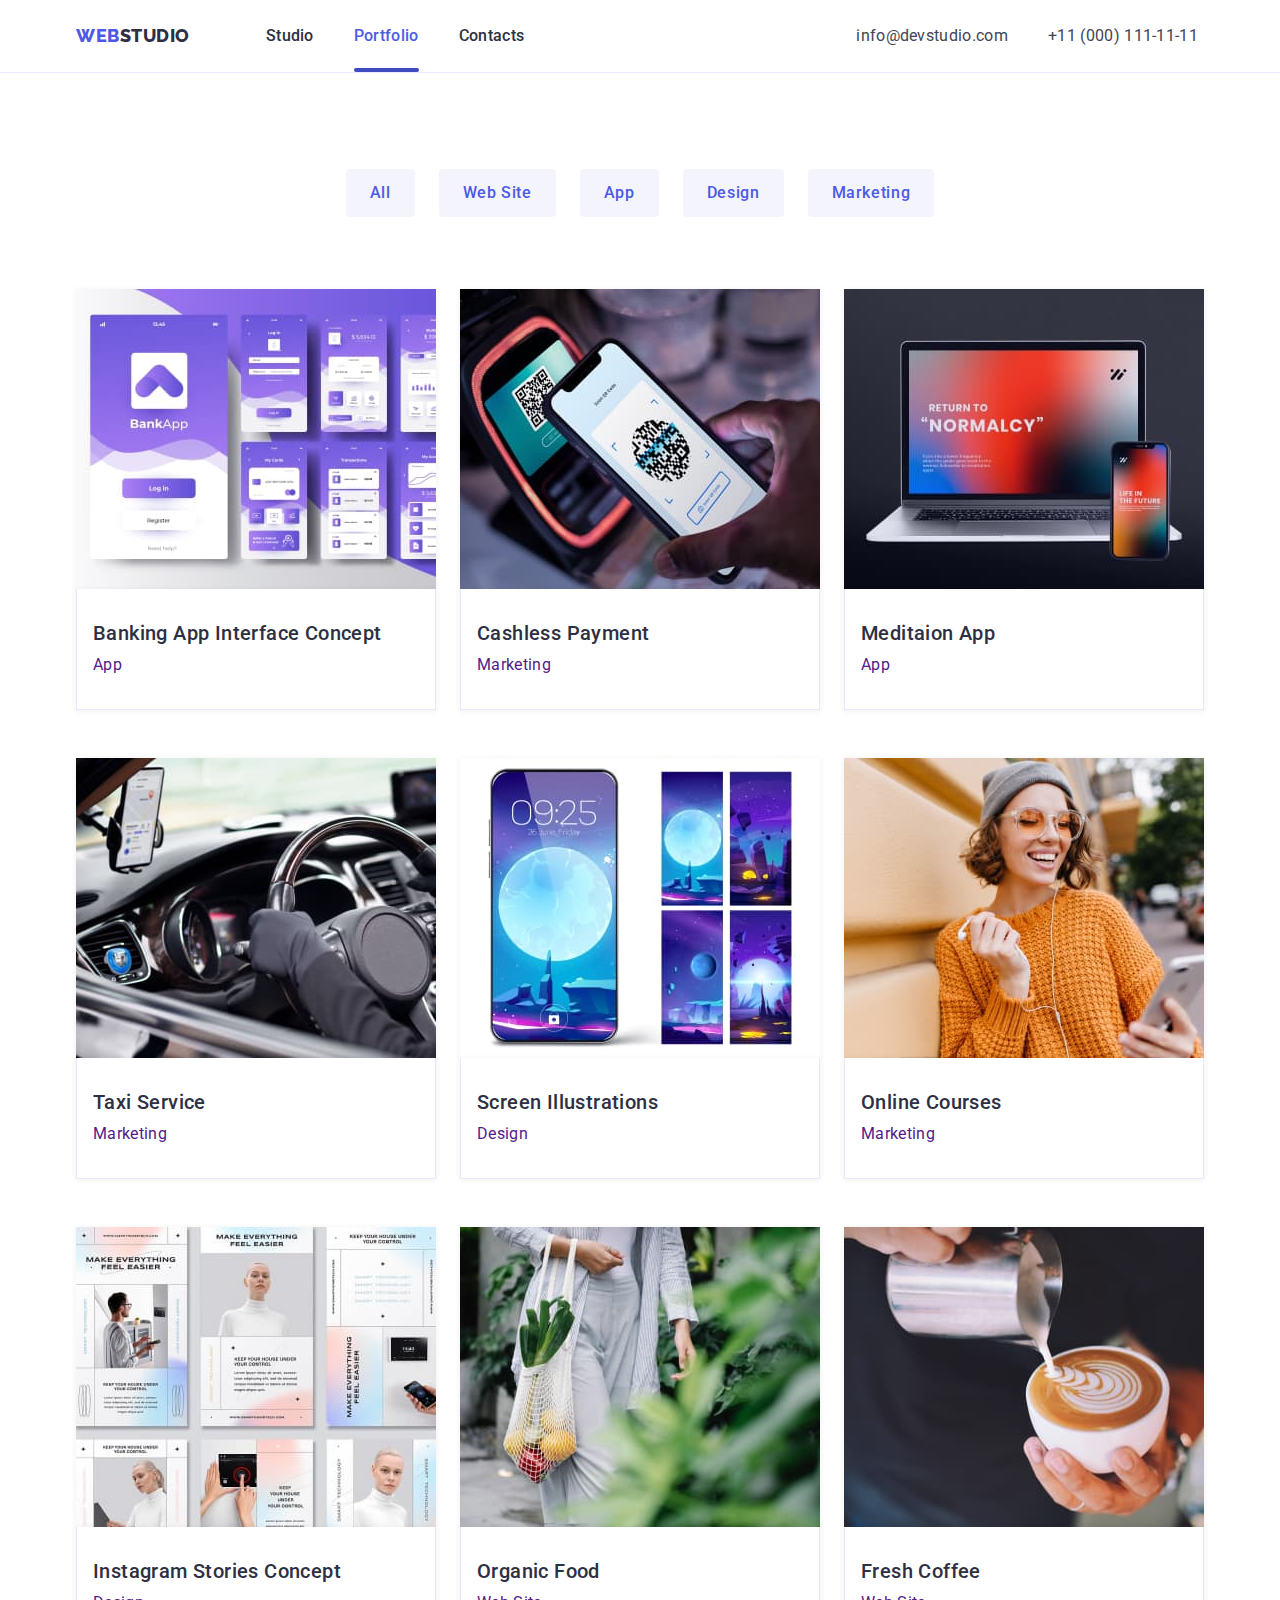
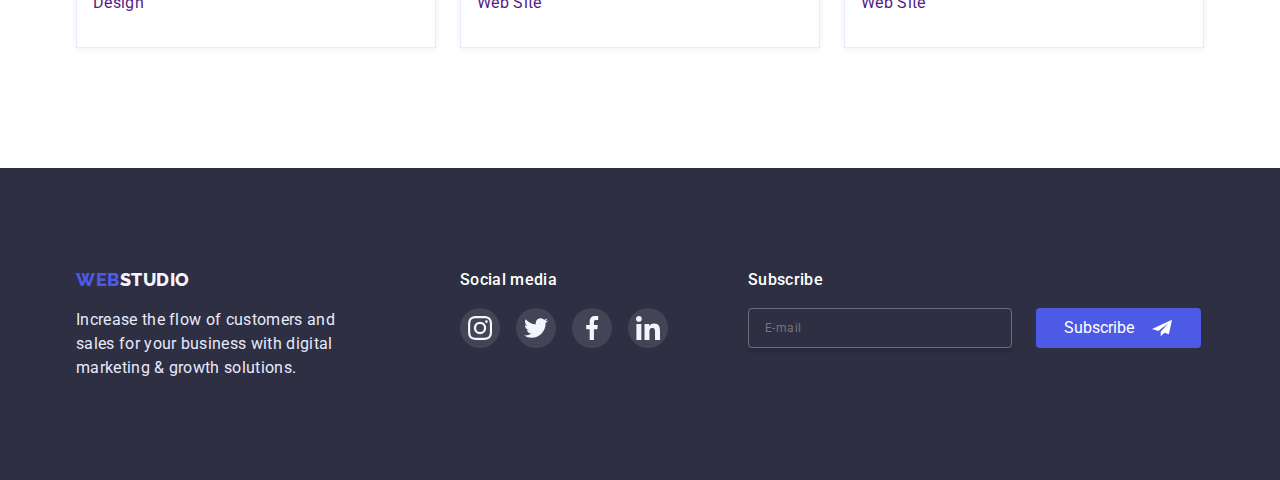
<file: portfolio.html>
<!DOCTYPE html>
<html lang="en">
  <head>
    <meta charset="UTF-8" />
    <meta http-equiv="X-UA-Compatible" content="IE=edge" />
    <meta name="viewport" content="width=device-width, initial-scale=1.0" />
    <title>Portfolio</title>
    <link rel="preconnect" href="https://fonts.googleapis.com" />
    <link rel="preconnect" href="https://fonts.gstatic.com" crossorigin />
    <link
      href="https://fonts.googleapis.com/css2?family=Raleway:wght@800&family=Roboto:wght@400;500;700;900&display=swap"
      rel="stylesheet"
    />
    <link
      rel="stylesheet"
      href="https://cdn.jsdelivr.net/npm/modern-normalize@1.1.0/modern-normalize.min.css"
    />
    <link rel="stylesheet" href="./css/./styles.css" />
  </head>
  <body>
    <header class="header">
      <section>
        <div class="container">
          <div class="header-wrapper">
            <nav class="header-nav">
              <a class="logo" href="./index.html">Web<span class="header-logo">Studio</span></a>
              <ul class="header-list list">
                <li>
                  <a class="header-link link" href="./index.html">Studio</a>
                </li>
                <li>
                  <a class="header-link link current" href="./portfolio.html">Portfolio</a>
                </li>
                <li><a class="header-link link" href="#">Contacts</a></li>
              </ul>
            </nav>
            <ul class="header-contacts list">
              <li
                ><a class="header-contact link" href="mailto:info@devstudio.com"
                  >info@devstudio.com</a
                ></li
              >
              <li
                ><a class="header-contact link" href="tel:+110001111111">+11 (000) 111-11-11</a></li
              >
            </ul>
          </div>
        </div>
      </section>
    </header>
    <main>
      <section class="filter-section">
        <div class="filter-container container">
          <h1 class="visually-hidden">Filter</h1>
          <ul class="filter-list list">
            <li class="filter-item item"
              ><button class="filter-button-one filter-button" type="button">All</button></li
            >
            <li class="filter-item item"
              ><button class="filter-button-two filter-button" type="button">Web Site</button></li
            >
            <li class="filter-item item"
              ><button class="filter-button-three filter-button" type="button">App</button></li
            >
            <li class="filter-item item"
              ><button class="filter-button-four filter-button" type="button">Design</button></li
            >
            <li class="filter-item item"
              ><button class="filter-button-five filter-button" type="button">Marketing</button></li
            >
          </ul>
          <h2 class="visually-hidden">Works</h2>
          <ul class="portfolio-list card-set list">
            <li class="portfolio-item card-set-item item">
              <a class="portfolio-card" href="">
                <div class="portfolio-overlay">
                  <img
                    class="portfolio-overlay-img"
                    src="./images/banking-app.jpg"
                    alt="banking-app"
                    width="360"
                    height="300"
                  />
                  <p class="portfolio-overlay-text"
                    >14 Stylish and User-Friendly App Design Concepts · Task Manager App · Calorie
                    Tracker App · Exotic Fruit Ecommerce App · Cloud Storage App</p
                  >
                </div>
                <div class="portfolio-wrapper">
                  <h3 class="portfolio-title">Banking App Interface Concept</h3>
                  <p class="text">App</p>
                </div>
              </a>
            </li>
            <li class="portfolio-item card-set-item item">
              <a class="portfolio-card" href="">
                <div class="portfolio-overlay">
                  <img
                    class="portfolio-overlay-img"
                    src="./images/cashless-payment.jpg"
                    alt="cashless-payment"
                    width="360"
                    height="300"
                  />
                  <p class="portfolio-overlay-text"
                    >14 Stylish and User-Friendly App Design Concepts · Task Manager App · Calorie
                    Tracker App · Exotic Fruit Ecommerce App · Cloud Storage App</p
                  >
                </div>
                <div class="portfolio-wrapper">
                  <h3 class="portfolio-title">Cashless Payment</h3>
                  <p class="text">Marketing</p>
                </div>
              </a>
            </li>
            <li class="portfolio-item card-set-item item">
              <a class="portfolio-card" href="">
                <div class="portfolio-overlay">
                  <img
                    class="portfolio-overlay-img"
                    src="./images/meditaion-app.jpg"
                    alt="meditaion-app"
                    width="360"
                    height="300"
                  />
                  <p class="portfolio-overlay-text"
                    >14 Stylish and User-Friendly App Design Concepts · Task Manager App · Calorie
                    Tracker App · Exotic Fruit Ecommerce App · Cloud Storage App</p
                  >
                </div>
                <div class="portfolio-wrapper">
                  <h3 class="portfolio-title">Meditaion App</h3>
                  <p class="text">App</p>
                </div>
              </a>
            </li>
            <li class="portfolio-item card-set-item item">
              <a class="portfolio-card" href="">
                <div class="portfolio-overlay">
                  <img
                    class="portfolio-overlay-img"
                    src="./images/taxi-service.jpg"
                    alt="taxi-service"
                    width="360"
                    height="300"
                  />
                  <p class="portfolio-overlay-text"
                    >14 Stylish and User-Friendly App Design Concepts · Task Manager App · Calorie
                    Tracker App · Exotic Fruit Ecommerce App · Cloud Storage App</p
                  >
                </div>
                <div class="portfolio-wrapper">
                  <h3 class="portfolio-title">Taxi Service</h3>
                  <p class="text">Marketing</p>
                </div>
              </a>
            </li>
            <li class="portfolio-item card-set-item item">
              <a class="portfolio-card" href="">
                <div class="portfolio-overlay">
                  <img
                    class="portfolio-overlay-img"
                    src="./images/screen-illustrations.jpg"
                    alt="screen-illustrations"
                    width="360"
                    height="300"
                  />
                  <p class="portfolio-overlay-text"
                    >14 Stylish and User-Friendly App Design Concepts · Task Manager App · Calorie
                    Tracker App · Exotic Fruit Ecommerce App · Cloud Storage App</p
                  >
                </div>
                <div class="portfolio-wrapper">
                  <h3 class="portfolio-title">Screen Illustrations</h3>
                  <p class="text">Design</p>
                </div>
              </a>
            </li>
            <li class="portfolio-item card-set-item item">
              <a class="portfolio-card" href="">
                <div class="portfolio-overlay">
                  <img
                    class="portfolio-overlay-img"
                    src="./images/online-courses.jpg"
                    alt="online-courses"
                    width="360"
                    height="300"
                  />
                  <p class="portfolio-overlay-text"
                    >14 Stylish and User-Friendly App Design Concepts · Task Manager App · Calorie
                    Tracker App · Exotic Fruit Ecommerce App · Cloud Storage App</p
                  >
                </div>
                <div class="portfolio-wrapper">
                  <h3 class="portfolio-title">Online Courses</h3>
                  <p class="text">Marketing</p>
                </div>
              </a>
            </li>
            <li class="portfolio-item card-set-item item">
              <a class="portfolio-card" href="">
                <div class="portfolio-overlay">
                  <img
                    class="portfolio-overlay-img"
                    src="./images/instagram-stories.jpg"
                    alt="instagram-stories"
                    width="360"
                    height="300"
                  />
                  <p class="portfolio-overlay-text"
                    >14 Stylish and User-Friendly App Design Concepts · Task Manager App · Calorie
                    Tracker App · Exotic Fruit Ecommerce App · Cloud Storage App</p
                  >
                </div>
                <div class="portfolio-wrapper">
                  <h3 class="portfolio-title">Instagram Stories Concept</h3>
                  <p class="text">Design</p>
                </div>
              </a>
            </li>
            <li class="portfolio-item card-set-item item">
              <a class="portfolio-card" href="">
                <div class="portfolio-overlay">
                  <img
                    class="portfolio-overlay-img"
                    src="./images/organic-food.jpg"
                    alt="organic-food"
                    width="360"
                    height="300"
                  />
                  <p class="portfolio-overlay-text"
                    >14 Stylish and User-Friendly App Design Concepts · Task Manager App · Calorie
                    Tracker App · Exotic Fruit Ecommerce App · Cloud Storage App</p
                  >
                </div>
                <div class="portfolio-wrapper">
                  <h3 class="portfolio-title">Organic Food</h3>
                  <p class="text">Web Site</p>
                </div>
              </a>
            </li>
            <li class="portfolio-item card-set-item item">
              <a class="portfolio-card" href="">
                <div class="portfolio-overlay">
                  <img
                    class="portfolio-overlay-img"
                    src="./images/fresh-coffee.jpg"
                    alt="fresh-coffee"
                    width="360"
                    height="300"
                  />
                  <p class="portfolio-overlay-text"
                    >14 Stylish and User-Friendly App Design Concepts · Task Manager App · Calorie
                    Tracker App · Exotic Fruit Ecommerce App · Cloud Storage App</p
                  >
                </div>
                <div class="portfolio-wrapper">
                  <h3 class="portfolio-title">Fresh Coffee</h3>
                  <p class="text">Web Site</p>
                </div>
              </a>
            </li>
          </ul>
        </div>
      </section>
    </main>
    <footer class="footer">
      <div class="footer-info container">
        <div class="footer-wrapper">
          <a class="logo-footer logo" href="./index.html"
            >Web<span class="footer-logo">Studio</span></a
          >
          <p class="footer-text text">
            Increase the flow of customers and sales for your business with digital marketing &
            growth solutions.
          </p>
        </div>
        <div class="footer-social-media">
          <p class="footer-social-text">Social media</p>
          <ul class="footer-socials-list">
            <li class="footer-socials socials-item">
              <a
                class="footer-socials-link socials-link link"
                href="https://instagram.com"
                aria-label="Instagram"
                target="_blank"
                rel="noopener noreferrer"
              >
                <svg class="socials-icon" width="24" height="24">
                  <use href="./images/icons.svg#icon-instagram"></use>
                </svg>
              </a>
            </li>
            <li class="footer-socials socials-item">
              <a
                class="footer-socials-link socials-link link"
                href="https://twitter.com"
                aria-label="Twitter"
                target="_blank"
                rel="noopener noreferrer"
              >
                <svg class="socials-icon" width="24" height="24">
                  <use href="./images/icons.svg#icon-twitter"></use>
                </svg>
              </a>
            </li>
            <li class="footer-socials socials-item">
              <a
                class="footer-socials-link socials-link link"
                href="https://facebook.com"
                aria-label="Facebook"
                target="_blank"
                rel="noopener noreferrer"
              >
                <svg class="socials-icon" width="24" height="24">
                  <use href="./images/icons.svg#icon-facebook"></use>
                </svg>
              </a>
            </li>
            <li class="footer-socials socials-item">
              <a
                class="footer-socials-link socials-link link"
                href="https://www.linkedin.com"
                aria-label="Linkedin"
                target="_blank"
                rel="noopener noreferrer"
              >
                <svg class="socials-icon" width="24" height="24">
                  <use href="./images/icons.svg#icon-linkedin"></use>
                </svg>
              </a>
            </li>
          </ul>
        </div>
        <form class="subscribe-feedback" name="footer-feedback">
          <p class="subscribe-feedback-title">Subscribe</p>
          <div class="subscribe-wrapper">
            <label class="subscribe-feedback-label" for="user_email">
              <input
                class="subscribe-feedback-input"
                type="email"
                name="user_email"
                placeholder="E-mail"
              />
            </label>
            <button class="subscribe-feedback-button button" type="submit">
              Subscribe
              <svg class="subscribe-feedback-icon" width="24" height="20">
                <use href="./images/icons.svg#icon-plane"></use>
              </svg>
            </button>
          </div>
        </form>
      </div>
    </footer>
  </body>
</html>
</file>
<file: css/styles.css>
:root {
  --color-iris: #4d5ae5;
  --color-primary: #2e2f42;
  --color-secondary: #434455;
  --color-light: #ffffff;
  --color-invert: #f4f4fd;
  --color-accent: #e7e9fc;
  --color-ocean: #404bbf;
  --color-success: #31d0aa;
  --color-helper-text: #8e8f99;
  --color-footer-icon: rgba(100%, 100%, 100%, 10%);
  --background-color-modal: #2e2f4266;
  --background-modal-window: #fcfcfc;

  /*-----------------FONT-FAMILY----------------- */
  --font-primary: 'Roboto', sans-serif;
  --font-secondary: 'Raleway', sans-serif;
  /* ----------------OTHERS---------------------- */
  --indent: 24px;
  --items: 3;
  --timing: 250ms;
  --timing-function: cubic-bezier(0.4, 0, 0.2, 1);
}

h1,
h2,
h3,
h4,
h5,
h6,
p {
  margin: 0;
}
img {
  display: block;
  max-width: 100%;
  height: auto;
}
.button {
  font-family: inherit;
  display: block;
  cursor: pointer;
  border: none;
  border-radius: 4px;
}

ol,
ul {
  list-style: none;
  margin: 0;
  padding-left: 0;
}
a {
  text-decoration: none;
}

input,
textarea {
  outline: none;
  border: none;
  border: solid 1px #ffffff4d;
  border-radius: 4px;
}
body {
  font-family: var(--font-primary);
  color: var(--color-secondary);
}
.link {
  text-decoration: none;
}
.text {
  font-size: 16px;
  line-height: 1.5;
  letter-spacing: 0.02em;
}

.card-set {
  display: flex;
  flex-wrap: wrap;
  gap: var(--indent);
  padding-left: 0;
}
.card-set-item {
  flex-basis: calc((100% - (var(--indent) * (var(--items)- 1))) / var(--items));
}
.container {
  max-width: 1158px;
  padding: 0 15px;
  margin: 0 auto;
  /* outline: 2px solid red; */
}
.section {
  max-width: 1128px;
  padding: 120px 0;
  margin-left: auto;
  margin-right: auto;
}

/*-----------------HEADER----------------- */
.header {
  border-bottom: 1px solid var(--color-accent);
}
.header-wrapper {
  display: flex;
  align-items: center;
  margin-left: auto;
  margin-right: auto;
}
.header-nav {
  display: flex;
  align-items: center;
  margin-right: 332px;
}
.logo {
  font-family: var(--font-secondary);
  font-weight: 800;
  font-size: 18px;
  line-height: 1.33;
  color: var(--color-iris);
  text-decoration: none;
  text-transform: uppercase;
  letter-spacing: 0.03em;
  margin-right: 76px;
}
.header-logo {
  color: var(--color-primary);
}
.header-list {
  display: flex;
  gap: 40px;
  padding-left: 0;
}
.header-link {
  font-weight: 500;
  color: var(--color-primary);
  font-size: 16px;
  line-height: 1.5;
  letter-spacing: 0.02em;
  display: block;
  padding-top: 24px;
  padding-bottom: 24px;
  transition-property: color;
  transition-duration: var(--timing);
  transition-timing-function: var(--timing-function);
}
.current {
  color: var(--color-iris);
  position: relative;
  transition-property: background-color;
  transition-duration: var(--timing);
  transition-timing-function: var(--timing-function);
}
.current::after {
  content: '';
  position: absolute;
  display: block;
  width: 100%;
  height: 4px;
  background-color: var(--color-ocean);
  border-radius: 2px;
  bottom: 0;
}
.link:hover,
.link:focus {
  color: var(--color-ocean);
}
.header-contacts {
  display: flex;
  gap: 40px;
  padding: 0;
}
.header-contact {
  font-weight: 400;
  color: var(--color-secondary);
  font-size: 16px;
  line-height: 1.5;
  letter-spacing: 0.02em;
  padding-top: 24px;
  padding-bottom: 24px;
  transition-property: color;
  transition-duration: var(--timing);
  transition-timing-function: var(--timing-function);
}

/*-----------------MAIN----------------- */
.hero-section {
  max-width: 1440px;
  height: 600px;
  margin-left: auto;
  margin-right: auto;
  background-color: var(--color-primary);
  padding-top: 188px;
  padding-bottom: 188px;
  background-image: linear-gradient(to right, rgba(46, 47, 66, 0.7), rgba(46, 47, 66, 0.7)),
    url('../images/hero.jpg');
  background-repeat: no-repeat;
  background-position: center;
  background-size: cover;
}
.hero-title {
  text-align: center;
  width: 496px;
  font-weight: 700;
  font-size: 56px;
  line-height: 1.071;
  color: var(--color-light);
  letter-spacing: 0.02em;
  margin-left: auto;
  margin-right: auto;
  margin-bottom: 48px;
}

.hero-button {
  display: flex;
  border-radius: 4px;
  border: none;
  background-color: var(--color-iris);
  cursor: pointer;
  color: var(--color-light);
  font-weight: 500;
  font-size: 16px;
  line-height: 1.5;
  letter-spacing: 0.04em;
  margin-left: auto;
  margin-right: auto;
  padding: 16px 32px;
  transition-property: background-color;
  transition-duration: var(--timing);
  transition-timing-function: var(--timing-function);
}
.hero-button:hover,
.hero-button:focus {
  background-color: var(--color-ocean);
}
.visually-hidden {
  position: absolute;
  width: 1px;
  height: 1px;
  margin: -1px;
  border: 0;
  padding: 0;
  white-space: nowrap;
  clip-path: inset(100%);
  clip: rect(0 0 0 0);
  overflow: hidden;
}
.advantages-section {
  padding: 120px 0;
}
.advantages-list {
  display: flex;
  gap: var(--indent);
}
.advantages-item {
  padding-left: 0;
  width: 264px;
}
.advantages-title {
  font-weight: 500;
  font-size: 20px;
  line-height: 1.2;
  color: var(--color-primary);
  letter-spacing: 0.02em;
  margin: 0;
  margin-bottom: 8px;
}
.advantages-wrapper {
  display: flex;
  justify-content: center;
  align-items: center;
  width: 264px;
  height: 112px;
  border-radius: 4px;
  background-color: var(--color-invert);
  margin-bottom: 8px;
}
.work-section {
  padding-bottom: 120px;
}
.work-wrapper {
  width: 1128px;
  margin: 0 156px 130px 156px;
}
.work-title {
  font-weight: 700;
  font-size: 36px;
  line-height: 1.111;
  color: var(--color-primary);
  letter-spacing: 0.02em;
  margin-bottom: 72px;
  text-align: center;
}
.work-list {
  display: flex;
  gap: var(--indent);
  padding: 0;
}
.team-section {
  background-color: var(--color-invert);
  padding-bottom: 120px;
  padding-top: 120px;
}
.team-title {
  font-weight: 700;
  font-size: 36px;
  line-height: 1.111;
  color: var(--color-primary);
  letter-spacing: 0.02em;
  margin: 0;
  margin-bottom: 72px;
  text-align: center;
}
.team-list {
  --items: 4;
}
.team-item {
  background-color: var(--color-light);
  border-radius: 0 0 4px 4px;
  border: 1px solid var(--color-accent);
  border-top: none;
  max-width: 264px;
}
.person-wrapper {
  text-align: center;
  padding: 32px 0;
}
.team-person {
  font-weight: 500;
  font-size: 20px;
  line-height: 1.2;
  color: var(--color-primary);
  letter-spacing: 0.02em;
  margin-bottom: 8px;
}
.team-text {
  margin-bottom: 8px;
}
.socials-list {
  display: flex;
  justify-content: center;
  align-items: center;
  gap: 24px;
}
.socials-link {
  display: flex;
  justify-content: center;
  align-items: center;
  width: 40px;
  height: 40px;
  background-color: var(--color-iris);
  border-radius: 50%;
  color: var(--color-invert);
  transition-property: background-color;
  transition-duration: var(--timing);
  transition-timing-function: var(--timing-function);
}
.socials-link:hover,
.socials-link:focus {
  background-color: var(--color-ocean);
}
.customers-title {
  font-family: var(--font-primary);
  font-weight: 700;
  font-size: 36px;
  line-height: 1.11;
  letter-spacing: 0.02em;
  text-align: center;
  margin-bottom: 72px;
}
.customers-list {
  display: flex;
  gap: 24px;
}
.customers-link {
  display: flex;
  justify-content: center;
  align-items: center;
  border: 1px solid currentColor;
  border-radius: 4px;
  width: 168px;
  height: 88px;
  color: var(--color-helper-text);
  transition-property: color;
  transition-duration: var(--timing);
  transition-timing-function: var(--timing-function);
}
.customers-link:hover,
.customers-link:focus {
  color: var(--color-ocean);
}
.customers-icon {
  fill: currentColor;
}
/*-----------------FOOTER----------------- */
.footer {
  background-color: var(--color-primary);
  padding: 100px 0;
}
.logo-footer {
  margin: 0;
}
.footer-logo {
  color: var(--color-invert);
}
.footer-text {
  width: 264px;
  color: var(--color-accent);
  margin-top: 16px;
}
.footer-info {
  display: flex;
}
.footer-social-media {
  margin-left: 120px;
}
.footer-social-text {
  font-family: var(--font-primary);
  font-weight: 500;
  font-size: 16px;
  line-height: 1.5;
  letter-spacing: 0.02em;
  color: var(--color-light);
  margin-bottom: 16px;
}
.footer-socials-list {
  display: flex;
  gap: 16px;
  width: 208px;
}
.footer-socials-link {
  color: rgba(#fff, 0.1);
  background-color: var(--color-footer-icon);
  transition-property: background-color;
  transition-duration: var(--timing);
  transition-timing-function: var(--timing-function);
}
.footer-socials-link:hover,
.footer-socials-link:focus {
  background-color: var(--color-success);
}
.subscribe-feedback-title {
  font-family: var(--font-primary);
  font-weight: 500;
  font-size: 16px;
  line-height: 1.5;
  letter-spacing: 0.02em;
  color: var(--color-light);
  margin-bottom: 16px;
  margin-left: 80px;
}
.subscribe-wrapper {
  margin-left: 80px;
  display: flex;
  justify-content: center;
}
.subscribe-feedback-label {
  margin-right: 24px;
  box-shadow: 0px 4px 4px 0px #00000026;
}
.subscribe-feedback-input {
  width: 264px;
  height: 40px;
  padding: 8px 16px;
  background-color: transparent;
  color: #ffffff99;
  font-size: 12px;
  line-height: 2;
  letter-spacing: 0.04em;
}
.subscribe-feedback-button {
  display: flex;
  justify-content: center;
  align-items: center;
  gap: 16px;
  width: 165px;
  height: 40px;
  color: var(--color-light);
  background-color: var(--color-iris);
}
.subscribe-feedback-icon {
  fill: currentColor;
}
/* ----------------STUDIO------------------- */
/* ---------------PORTFOLIO----------------- */
.filter-section {
  padding-top: 96px;
}
.filter-list {
  display: flex;
  justify-content: center;
  gap: 24px;
  margin-bottom: 72px;
}

.filter-button {
  border-radius: 4px;
  border: var(--color-accent);
  cursor: pointer;
  background-color: var(--color-invert);
  font-weight: 500;
  font-size: 16px;
  line-height: 1.5;
  color: var(--color-iris);
  letter-spacing: 0.04em;
  padding: 12px 24px;
  transition-property: background-color, color, box-shadow;
  transition-duration: var(--timing);
  transition-timing-function: var(--timing-function);
}
.filter-button:hover,
.filter-button:focus {
  background-color: var(--color-ocean);
  color: var(--color-light);
  box-shadow: 0px 2px 2px 0px #0000001f, 0px 2px 1px 0px #00000014, 0px 3px 1px 0px #0000001a;
}
.portfolio-title {
  max-width: 360px;
  font-weight: 500;
  font-size: 20px;
  line-height: 1.2;
  color: var(--color-primary);
  letter-spacing: 0.02em;
  margin-bottom: 8px;
}
.portfolio-list {
  row-gap: 48px;
  column-gap: 24px;
  margin-bottom: 120px;
}
.portfolio-item {
  max-width: 360px;
}
.portfolio-card {
  display: block;
  box-shadow: 0px 1px 6px 0px #2e2f4214;
  transition-property: box-shadow;
  transition-duration: var(--timing);
  transition-timing-function: var(--timing-function);
}
.portfolio-card:hover,
.portfolio-card:focus {
  box-shadow: 0px 2px 1px 0px #2e2f4214, 0px 1px 1px 0px #2e2f4229, 0px 1px 6px 0px #2e2f4214;
}
.portfolio-card:hover .portfolio-overlay-text,
.portfolio-card:focus .portfolio-overlay-text {
  box-shadow: 0px 2px 1px 0px #2e2f4214, 0px 1px 1px 0px #2e2f4229, 0px 1px 6px 0px #2e2f4214;
  transform: translate(0, 0);
}
.portfolio-overlay {
  position: relative;
  overflow: hidden;
}
.portfolio-overlay-text {
  position: absolute;
  top: 0;
  left: 0;
  width: 100%;
  height: 100%;
  font-weight: 400;
  font-size: 16px;
  line-height: 1.5;
  letter-spacing: 0.02em;
  padding: 40px 32px 164px;
  background-color: var(--color-iris);
  color: var(--color-invert);
  transform: translateY(100%);
  box-shadow: 0px 1px 6px 0px #2e2f4214;
  transition-property: box-shadow, transform;
  transition-duration: var(--timing);
  transition-timing-function: var(--timing-function);
}

.portfolio-wrapper {
  padding-top: 32px;
  padding-bottom: 32px;
  padding-left: 16px;
  border: 1px solid var(--color-accent);
  border-top: none;
}
/* ---------Modal Window---------- */
.backdrop {
  position: fixed;
  top: 0;
  left: 0;
  width: 100%;
  height: 100%;
  background-color: var(--background-color-modal);
  transition-property: opacity, visibility;
  transition-duration: var(--timing);
  transition-timing-function: var(--timing-function);
}
.backdrop.is-hidden {
  opacity: 0;
  visibility: hidden;
  pointer-events: none;
}
.modal {
  position: absolute;
  top: 50%;
  left: 50%;
  transform: translateX(-50%) translateY(-50%);
  width: 408px;
  height: 584px;
  background-color: var(--background-modal-window);
  border-radius: 4px;
  box-shadow: 0px 2px 1px 0px #00000033, 0px 1px 3px 0px #0000001f, 0px 1px 1px 0px #00000024;
  transition-property: transform, opacity;
  transition-duration: var(--timing);
  transition-timing-function: var(--timing-function);
  transition-delay: var(--timing);
  padding: 72px 24px 24px 24px;
}
.backdrop.is-hidden .modal {
  transform: translateX(-50%) translateY(-100%);
  opacity: 0;
  transition-delay: var(--timing);
}
.modal-button {
  display: flex;
  justify-content: center;
  align-items: center;
  position: absolute;
  top: 24px;
  right: 24px;
  width: 24px;
  height: 24px;
  background-color: transparent;
  border: 1px solid #0000001a;
  box-shadow: 0px 2px 1px 0px #00000033, 0px 1px 1px 0px #00000024, 0px 1px 3px 0px #0000001f;
  border-radius: 50%;
  padding: 0;
  cursor: pointer;
  transition-property: fill, background-color;
  transition-duration: var(--timing);
  transition-timing-function: var(--timing-function);
}
.modal-button:hover,
.modal-button:focus {
  fill: var(--color-light);
  background-color: var(--color-ocean);
}
.modal-title {
  display: block;
  margin-bottom: 16px;
  font-weight: 500;
  font-size: 16px;
  line-height: 1.5;
  letter-spacing: 0.02em;
  text-align: center;
  color: var(--color-primary);
}
/* -------------------FORM---------------- */
.modal-feedback-form {
}
.modal-feedback-label {
  display: block;
  font-size: 12px;
  line-height: 1.333;
  letter-spacing: 0.04em;
  color: var(--color-helper-text);
  margin-bottom: 4px;
}
.modal-feedback-group {
  position: relative;
  margin-bottom: 8px;
}
.modal-feedback-input {
  display: block;
  width: 100%;
  height: 40px;
  border: 1px solid #21212133;
  padding-left: 38px;
  padding-right: 38px;
  transition-property: border-color;
  transition-duration: var(--timing);
  transition-timing-function: var(--timing-function);
}

.modal-feedback-input:focus {
  border-color: var(--color-iris);
}
.modal-feedback-icon {
  position: absolute;
  top: 50%;
  left: 16px;
  transform: translateY(-50%);
  pointer-events: none;
  transition-property: fill;
  transition-duration: var(--timing);
  transition-timing-function: var(--timing-function);
}

.modal-feedback-input:focus + .modal-feedback-icon {
  fill: var(--color-iris);
}
.modal-feedback-comment {
  display: block;
  width: 100%;
  height: 120px;
  border: 1px solid #21212133;
  padding: 8px 16px;
  resize: none;
  margin-bottom: 16px;
}

.modal-feedback-comment:focus {
  border-color: var(--color-iris);
}
.modal-feedback-agreement {
  display: flex;
  justify-content: center;
  align-items: center;
  gap: 8px;
  margin-bottom: 24px;
}
.modal-feedback-checkbox {
  appearance: none;
  width: 16px;
  height: 16px;
  border: 2px solid var(--color-primary);
  border-radius: 2px;
  background-image: url("data:image/svg+xml,%3Csvg xmlns='http://www.w3.org/2000/svg' viewBox='0 0 512 512'%3E%3Cpath d='M470.6 105.4c12.5 12.5 12.5 32.8 0 45.3l-256 256c-12.5 12.5-32.8 12.5-45.3 0l-128-128c-12.5-12.5-12.5-32.8 0-45.3s32.8-12.5 45.3 0L192 338.7 425.4 105.4c12.5-12.5 32.8-12.5 45.3 0z' fill='%23fff'/%3E%3C/svg%3E");
  background-repeat: no-repeat;
  background-position: center;
  transition-property: background-color, border-color;
  transition-duration: var(--timing);
  transition-timing-function: var(--timing-function);
}
.modal-feedback-checkbox:checked {
  background-color: var(--color-ocean);
  border-color: var(--color-ocean);
}

.modal-feedback-wrapper {
  user-select: none;
  font-size: 12px;
  line-height: 1.333;
  letter-spacing: 0.04em;
}
.modal-feedback-link {
  color: var(--color-iris);
  text-decoration: underline;
}
.modal-feedback-button {
  display: block;
  width: 169px;
  height: 56px;
  font-weight: 500;
  font-size: 16px;
  line-height: 1.5;
  letter-spacing: 0.04em;
  border-radius: 4px;
  background-color: var(--color-iris);
  color: var(--color-light);
  border: none;
  box-shadow: 0px 4px 4px 0px #00000026;
  position: absolute;
  left: 119px;
}
</file>
